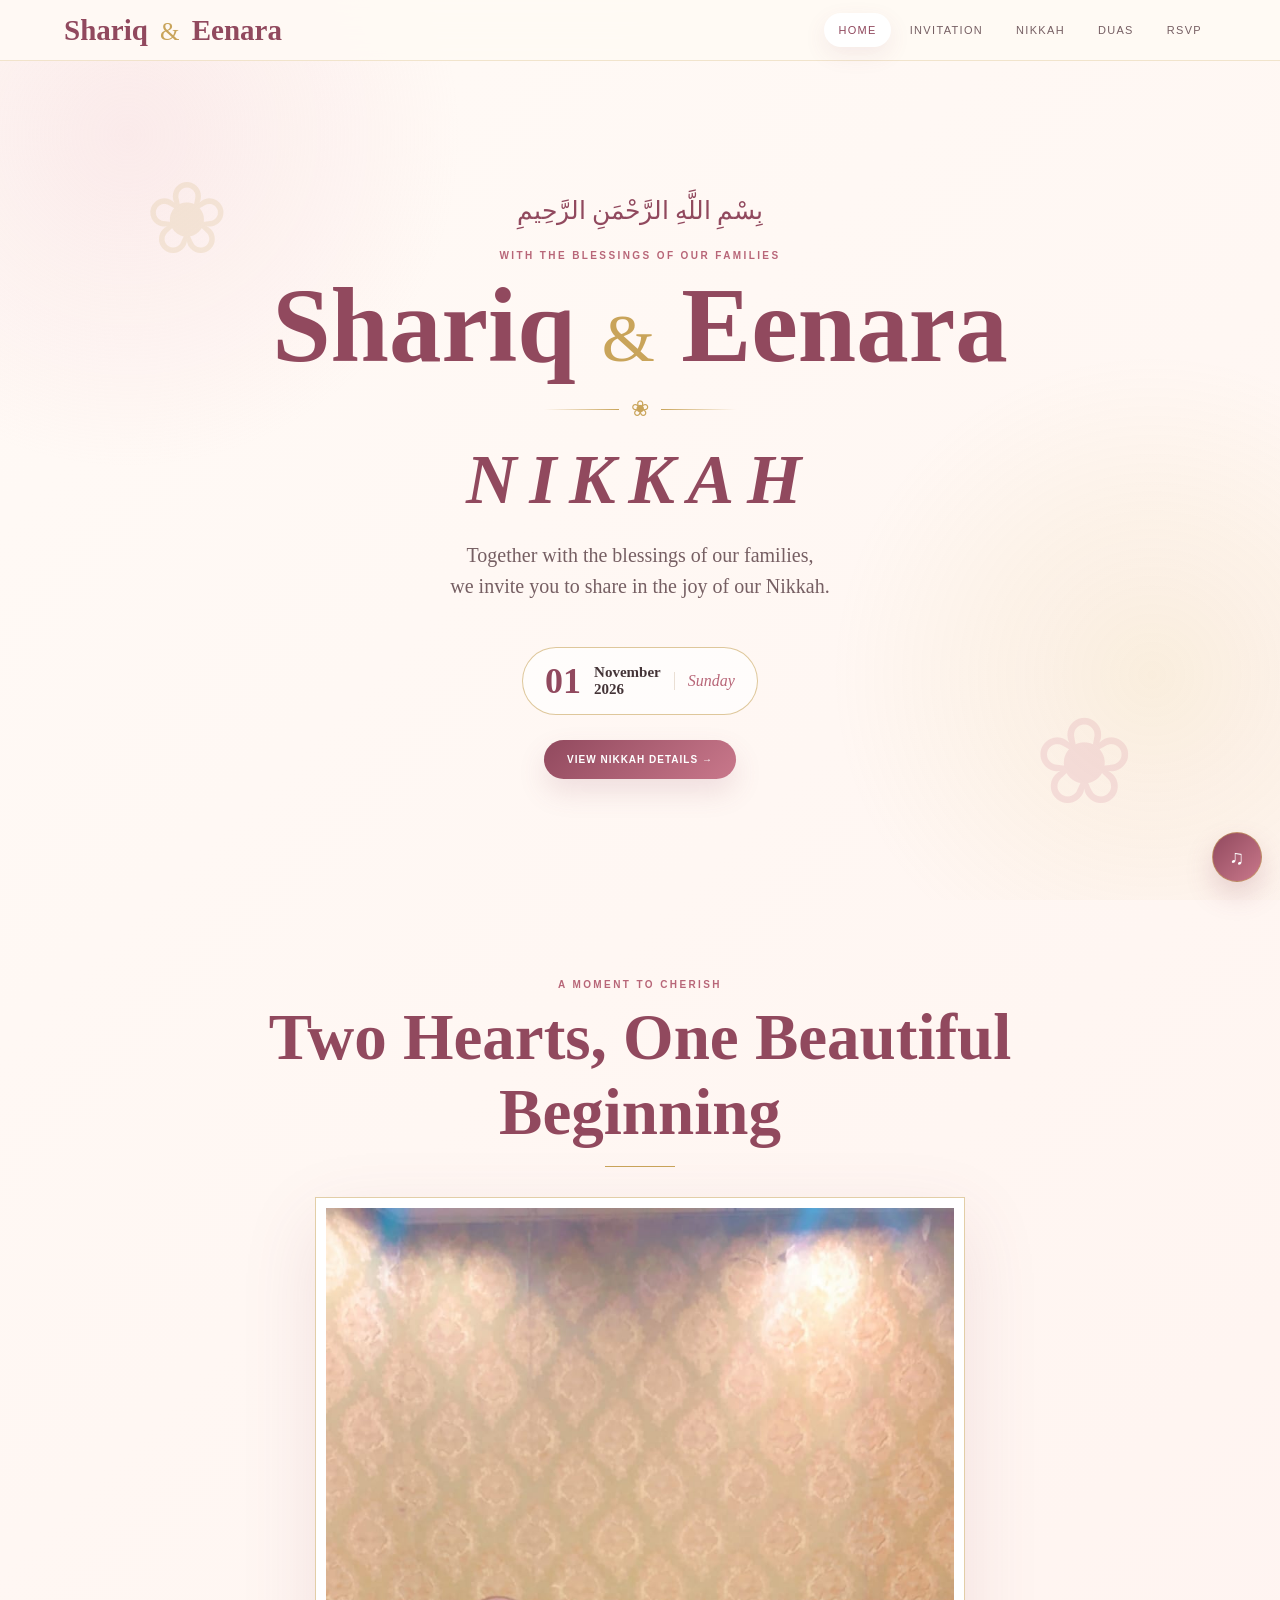
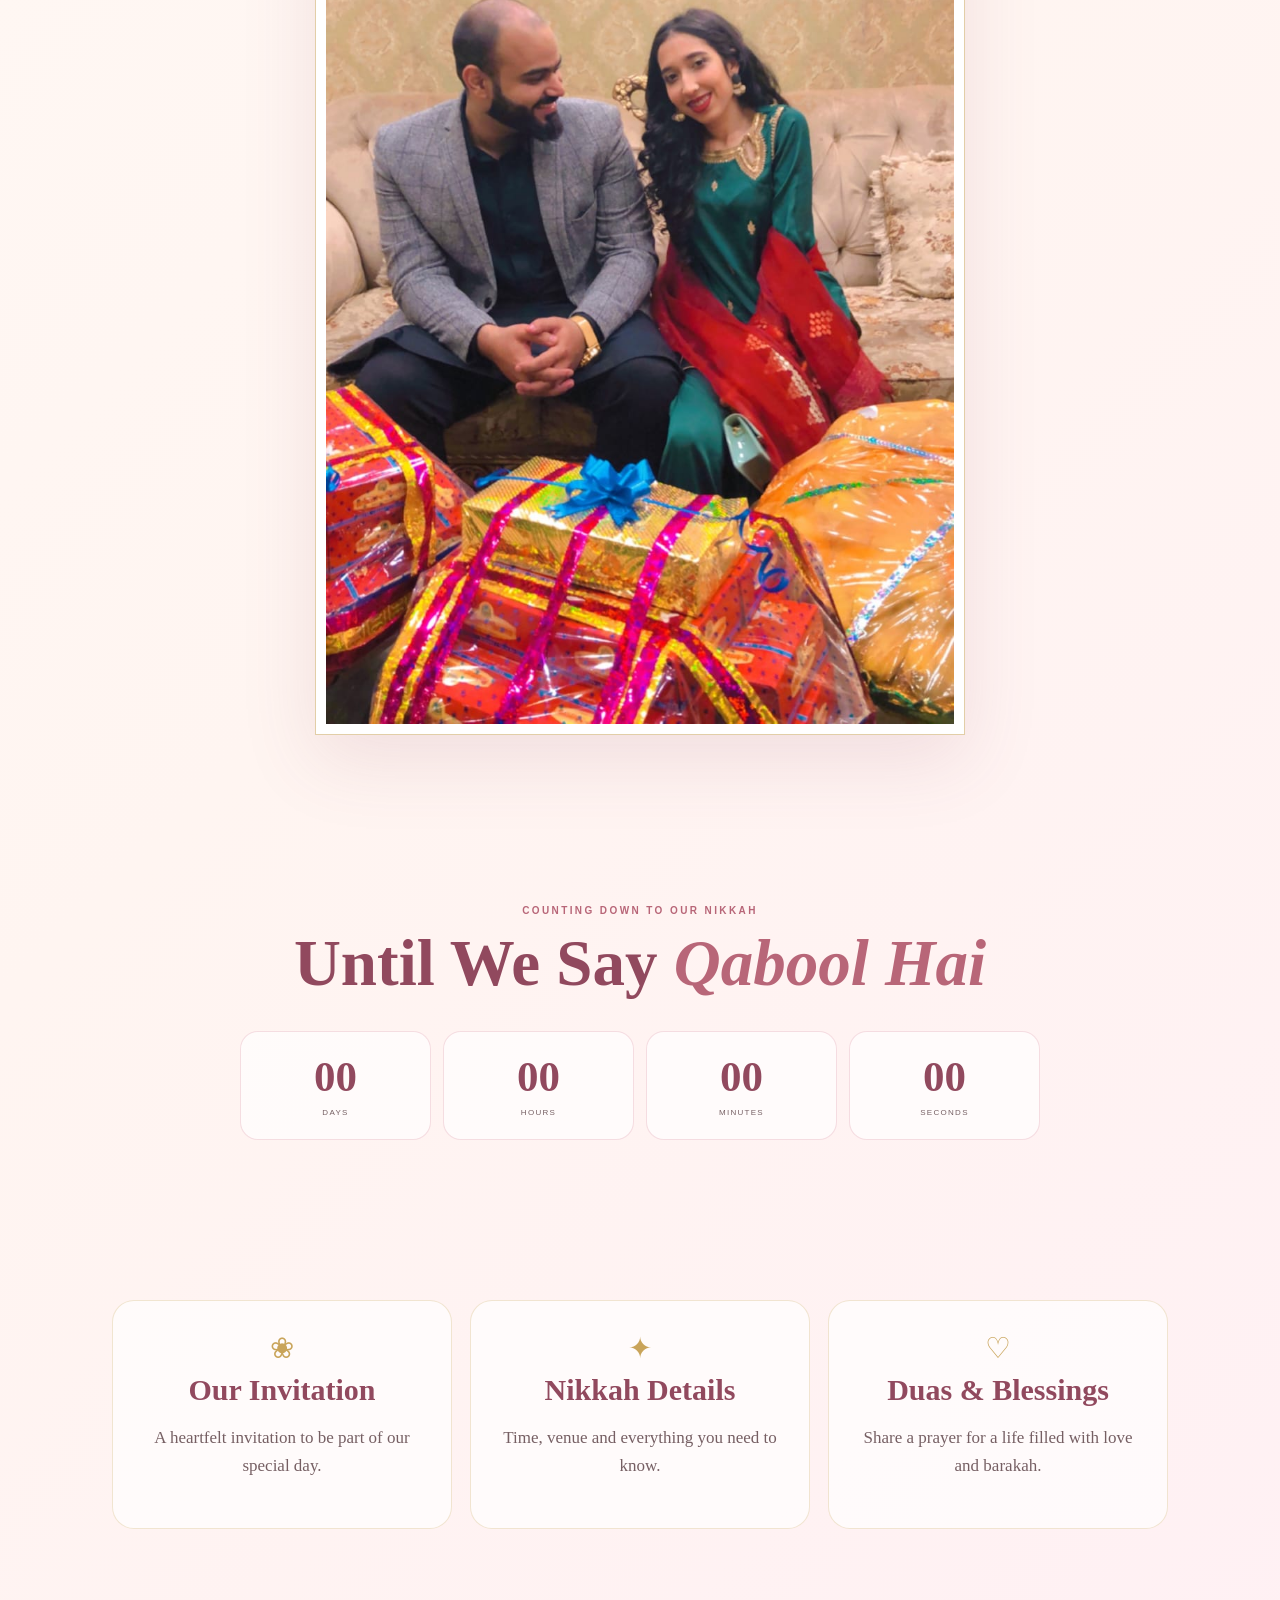
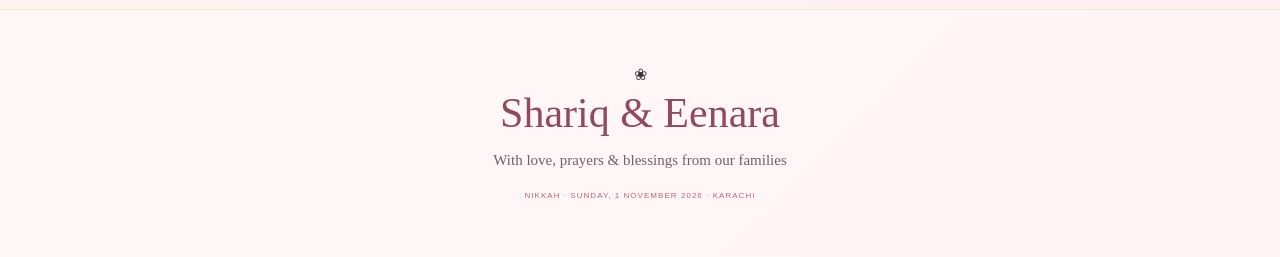
<file: index.html>
<!doctype html><html lang="en"><head><meta charset="utf-8"><meta name="viewport" content="width=device-width,initial-scale=1"><title>Nikkah | Shariq & Eenara</title><link rel='preconnect' href='https://fonts.googleapis.com'><link rel='preconnect' href='https://fonts.gstatic.com' crossorigin><link href='https://fonts.googleapis.com/css2?family=Cormorant+Garamond:ital,wght@0,400;0,500;0,600;0,700;1,500;1,600;1,700&family=Great+Vibes&family=Montserrat:wght@400;500;600;700&family=Noto+Naskh+Arabic:wght@400;600&display=swap'><link rel="stylesheet" href="styles.css"></head><body><header class="topbar"><a class="brand" href="index.html">Shariq <i>&</i> Eenara</a><button class="menu-toggle" aria-label="Open menu" aria-expanded="false" aria-controls="mainNav"><span></span><span></span><span></span><b>Menu</b></button><nav id="mainNav" class="main-nav"><a class="active" href="index.html">Home</a><a class="" href="story.html">Invitation</a><a class="" href="event.html">Nikkah</a><a class="" href="duas.html">Duas</a><a class="" href="rsvp.html">RSVP</a></nav></header><main><section class="hero"><div><p class="bismillah">بِسْمِ اللَّهِ الرَّحْمَنِ الرَّحِيمِ</p><p class="eyebrow">WITH THE BLESSINGS OF OUR FAMILIES</p><h1><span class="name">Shariq</span> <span class="amp">&</span> <span class="name">Eenara</span></h1><div class="ornament"><span></span>❀<span></span></div><h2 class="event-title">NIKKAH</h2><p class="hero-copy">Together with the blessings of our families,<br>we invite you to share in the joy of our Nikkah.</p><div class="date-card"><strong>01</strong><span>November<br>2026</span><em>Sunday</em></div><br><a class="btn" href="event.html">VIEW NIKKAH DETAILS →</a></div></section><section class="reveal"><div class="heading"><p class="eyebrow">A MOMENT TO CHERISH</p><h2>Two Hearts, One Beautiful Beginning</h2><div class="gold-line"></div></div><div class="photo"><img src="assets/couple.jpg" alt="Shariq and Eenara together"></div></section><section class="reveal"><div class="heading"><p class="eyebrow">COUNTING DOWN TO OUR NIKKAH</p><h2>Until We Say <i>Qabool Hai</i></h2></div><div class="countdown" data-countdown="2026-11-01T13:00:00+05:00"><div><strong data-unit="days">00</strong><span>Days</span></div><div><strong data-unit="hours">00</strong><span>Hours</span></div><div><strong data-unit="minutes">00</strong><span>Minutes</span></div><div><strong data-unit="seconds">00</strong><span>Seconds</span></div></div></section><section class="cards"><a class="card" href="story.html"><span>❀</span><h3>Our Invitation</h3><p>A heartfelt invitation to be part of our special day.</p></a><a class="card" href="event.html"><span>✦</span><h3>Nikkah Details</h3><p>Time, venue and everything you need to know.</p></a><a class="card" href="duas.html"><span>♡</span><h3>Duas & Blessings</h3><p>Share a prayer for a life filled with love and barakah.</p></a></section></main><footer><div>❀</div><p class="script">Shariq & Eenara</p><p>With love, prayers & blessings from our families</p><small>Nikkah · Sunday, 1 November 2026 · Karachi</small></footer><button id="musicToggle" class="music-fab" type="button" aria-label="Play our song" title="Play our song">&#9835;</button><div id="yt-player"></div><script src="script.js"></script></body></html>
</file>
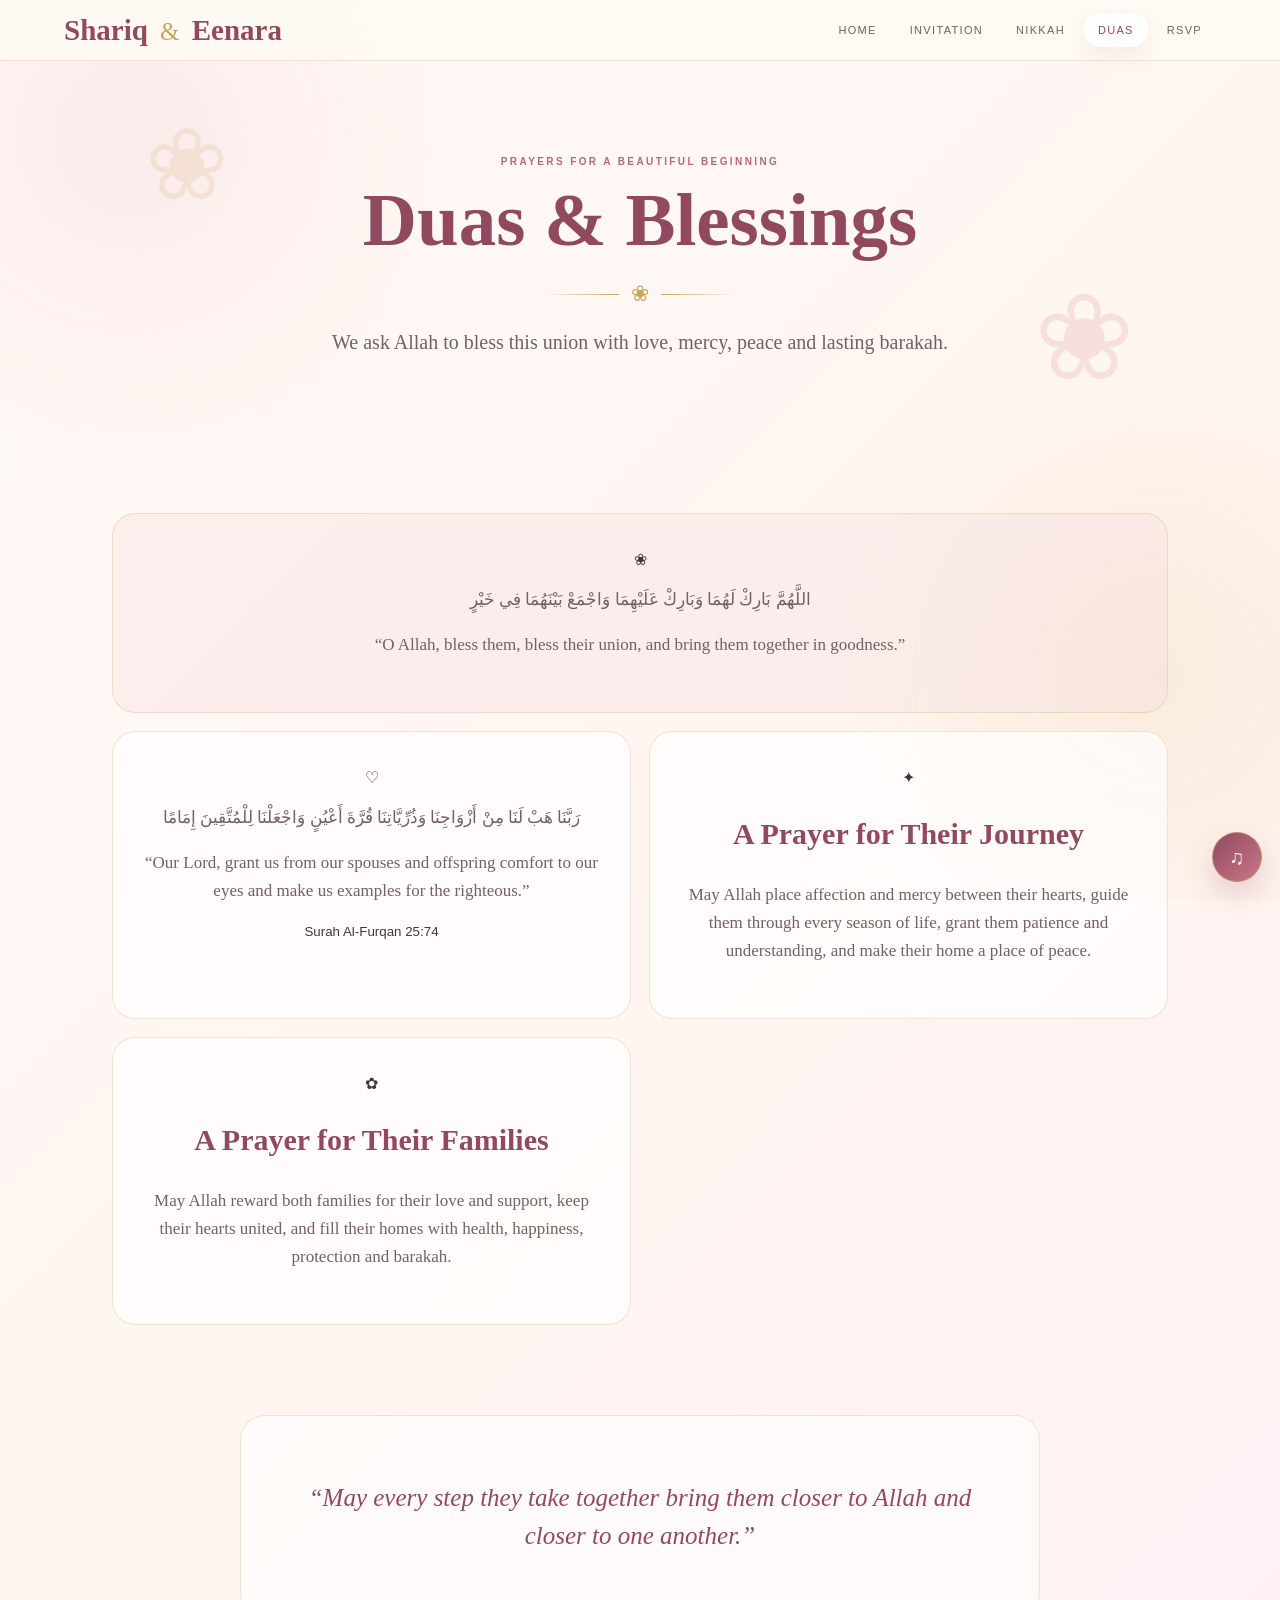
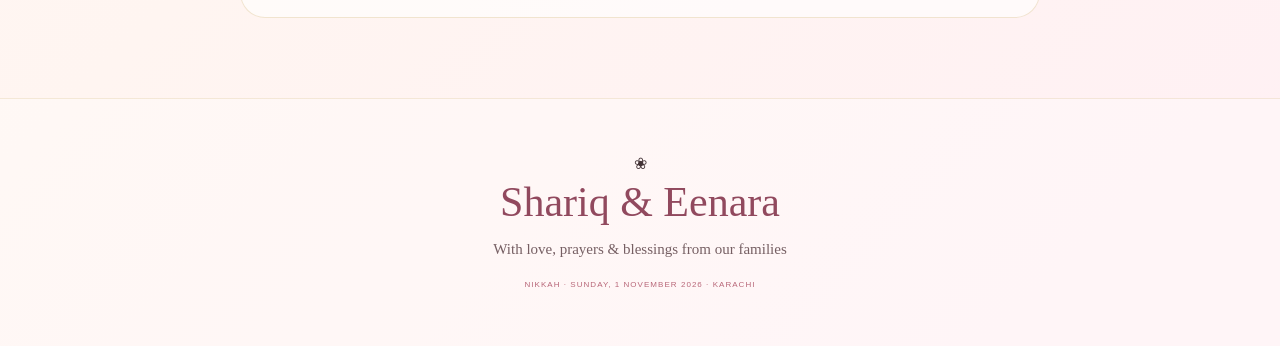
<file: duas.html>
<!doctype html><html lang="en"><head><meta charset="utf-8"><meta name="viewport" content="width=device-width,initial-scale=1"><title>Duas | Shariq & Eenara</title><link rel='preconnect' href='https://fonts.googleapis.com'><link rel='preconnect' href='https://fonts.gstatic.com' crossorigin><link href='https://fonts.googleapis.com/css2?family=Cormorant+Garamond:ital,wght@0,400;0,500;0,600;0,700;1,500;1,600;1,700&family=Great+Vibes&family=Montserrat:wght@400;500;600;700&family=Noto+Naskh+Arabic:wght@400;600&display=swap'><link rel="stylesheet" href="styles.css"></head><body><header class="topbar"><a class="brand" href="index.html">Shariq <i>&</i> Eenara</a><button class="menu-toggle" aria-label="Open menu" aria-expanded="false" aria-controls="mainNav"><span></span><span></span><span></span><b>Menu</b></button><nav id="mainNav" class="main-nav"><a class="" href="index.html">Home</a><a class="" href="story.html">Invitation</a><a class="" href="event.html">Nikkah</a><a class="active" href="duas.html">Duas</a><a class="" href="rsvp.html">RSVP</a></nav></header><main><section class="page-hero"><p class="eyebrow">PRAYERS FOR A BEAUTIFUL BEGINNING</p><h1>Duas & Blessings</h1><div class="ornament"><span></span>❀<span></span></div><p>We ask Allah to bless this union with love, mercy, peace and lasting barakah.</p></section><section class="duas reveal"><article class="dua feature"><div>❀</div><p class="arabic">اللَّهُمَّ بَارِكْ لَهُمَا وَبَارِكْ عَلَيْهِمَا وَاجْمَعْ بَيْنَهُمَا فِي خَيْرٍ</p><p class="meaning">“O Allah, bless them, bless their union, and bring them together in goodness.”</p></article><article class="dua"><div>♡</div><p class="arabic">رَبَّنَا هَبْ لَنَا مِنْ أَزْوَاجِنَا وَذُرِّيَّاتِنَا قُرَّةَ أَعْيُنٍ وَاجْعَلْنَا لِلْمُتَّقِينَ إِمَامًا</p><p class="meaning">“Our Lord, grant us from our spouses and offspring comfort to our eyes and make us examples for the righteous.”</p><small>Surah Al-Furqan 25:74</small></article><article class="dua"><div>✦</div><h3>A Prayer for Their Journey</h3><p>May Allah place affection and mercy between their hearts, guide them through every season of life, grant them patience and understanding, and make their home a place of peace.</p></article><article class="dua"><div>✿</div><h3>A Prayer for Their Families</h3><p>May Allah reward both families for their love and support, keep their hearts united, and fill their homes with health, happiness, protection and barakah.</p></article></section><div class="quote"><p>“May every step they take together bring them closer to Allah and closer to one another.”</p></div></main><footer><div>❀</div><p class="script">Shariq & Eenara</p><p>With love, prayers & blessings from our families</p><small>Nikkah · Sunday, 1 November 2026 · Karachi</small></footer><button id="musicToggle" class="music-fab" type="button" aria-label="Play our song" title="Play our song">&#9835;</button><div id="yt-player"></div><script src="script.js"></script></body></html>
</file>
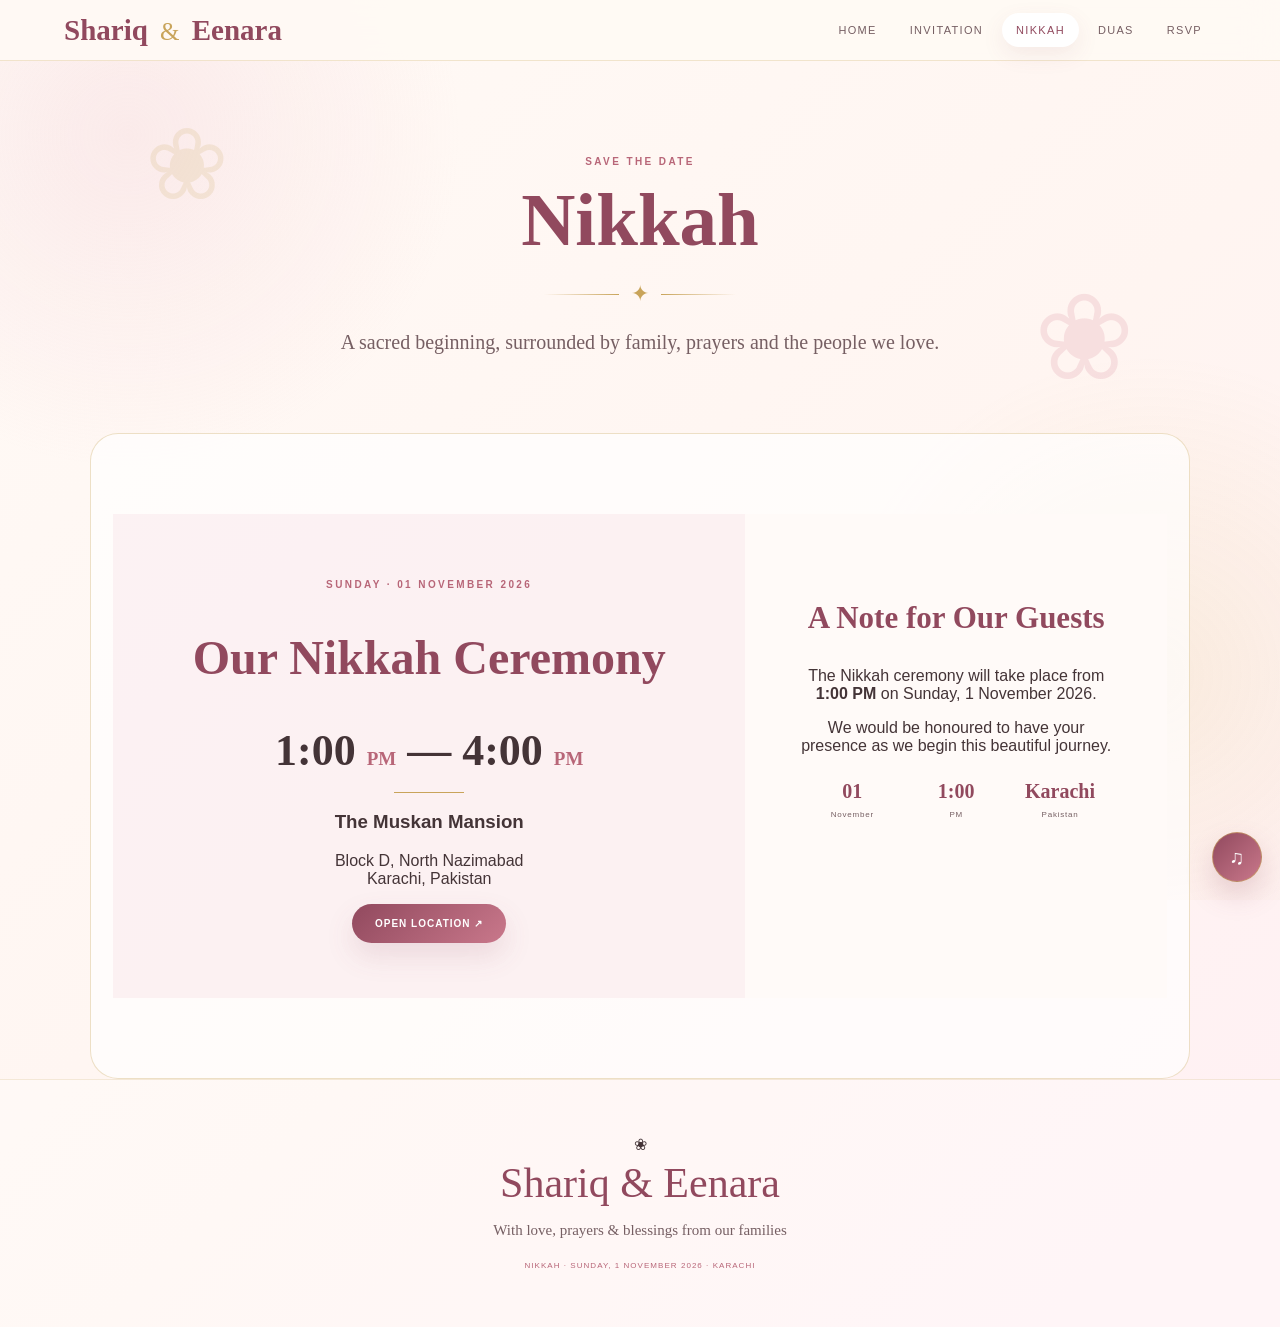
<file: event.html>
<!doctype html><html lang="en"><head><meta charset="utf-8"><meta name="viewport" content="width=device-width,initial-scale=1"><title>Nikkah | Shariq & Eenara</title><link rel='preconnect' href='https://fonts.googleapis.com'><link rel='preconnect' href='https://fonts.gstatic.com' crossorigin><link href='https://fonts.googleapis.com/css2?family=Cormorant+Garamond:ital,wght@0,400;0,500;0,600;0,700;1,500;1,600;1,700&family=Great+Vibes&family=Montserrat:wght@400;500;600;700&family=Noto+Naskh+Arabic:wght@400;600&display=swap'><link rel="stylesheet" href="styles.css"></head><body><header class="topbar"><a class="brand" href="index.html">Shariq <i>&</i> Eenara</a><button class="menu-toggle" aria-label="Open menu" aria-expanded="false" aria-controls="mainNav"><span></span><span></span><span></span><b>Menu</b></button><nav id="mainNav" class="main-nav"><a class="" href="index.html">Home</a><a class="" href="story.html">Invitation</a><a class="active" href="event.html">Nikkah</a><a class="" href="duas.html">Duas</a><a class="" href="rsvp.html">RSVP</a></nav></header><main><section class="page-hero"><p class="eyebrow">SAVE THE DATE</p><h1>Nikkah</h1><div class="ornament"><span></span>✦<span></span></div><p>A sacred beginning, surrounded by family, prayers and the people we love.</p></section><section class="event-box reveal"><div class="event-main"><p class="eyebrow">SUNDAY · 01 NOVEMBER 2026</p><h2>Our Nikkah Ceremony</h2><div class="big-time">1:00 <span>PM</span> — 4:00 <span>PM</span></div><div class="gold-line"></div><h3>The Muskan Mansion</h3><p>Block D, North Nazimabad<br>Karachi, Pakistan</p><a class="btn" target="_blank" href="https://www.google.com/maps/search/?api=1&query=The+Muskan+Mansion+Block+D+North+Nazimabad+Karachi">OPEN LOCATION ↗</a></div><div class="event-side"><h3>A Note for Our Guests</h3><p>The Nikkah ceremony will take place from <b>1:00 PM</b> on Sunday, 1 November 2026.</p><p>We would be honoured to have your presence as we begin this beautiful journey.</p><div class="facts"><div><b>01</b><span>November</span></div><div><b>1:00</b><span>PM</span></div><div><b>Karachi</b><span>Pakistan</span></div></div></div></section></main><footer><div>❀</div><p class="script">Shariq & Eenara</p><p>With love, prayers & blessings from our families</p><small>Nikkah · Sunday, 1 November 2026 · Karachi</small></footer><button id="musicToggle" class="music-fab" type="button" aria-label="Play our song" title="Play our song">&#9835;</button><div id="yt-player"></div><script src="script.js"></script></body></html>
</file>
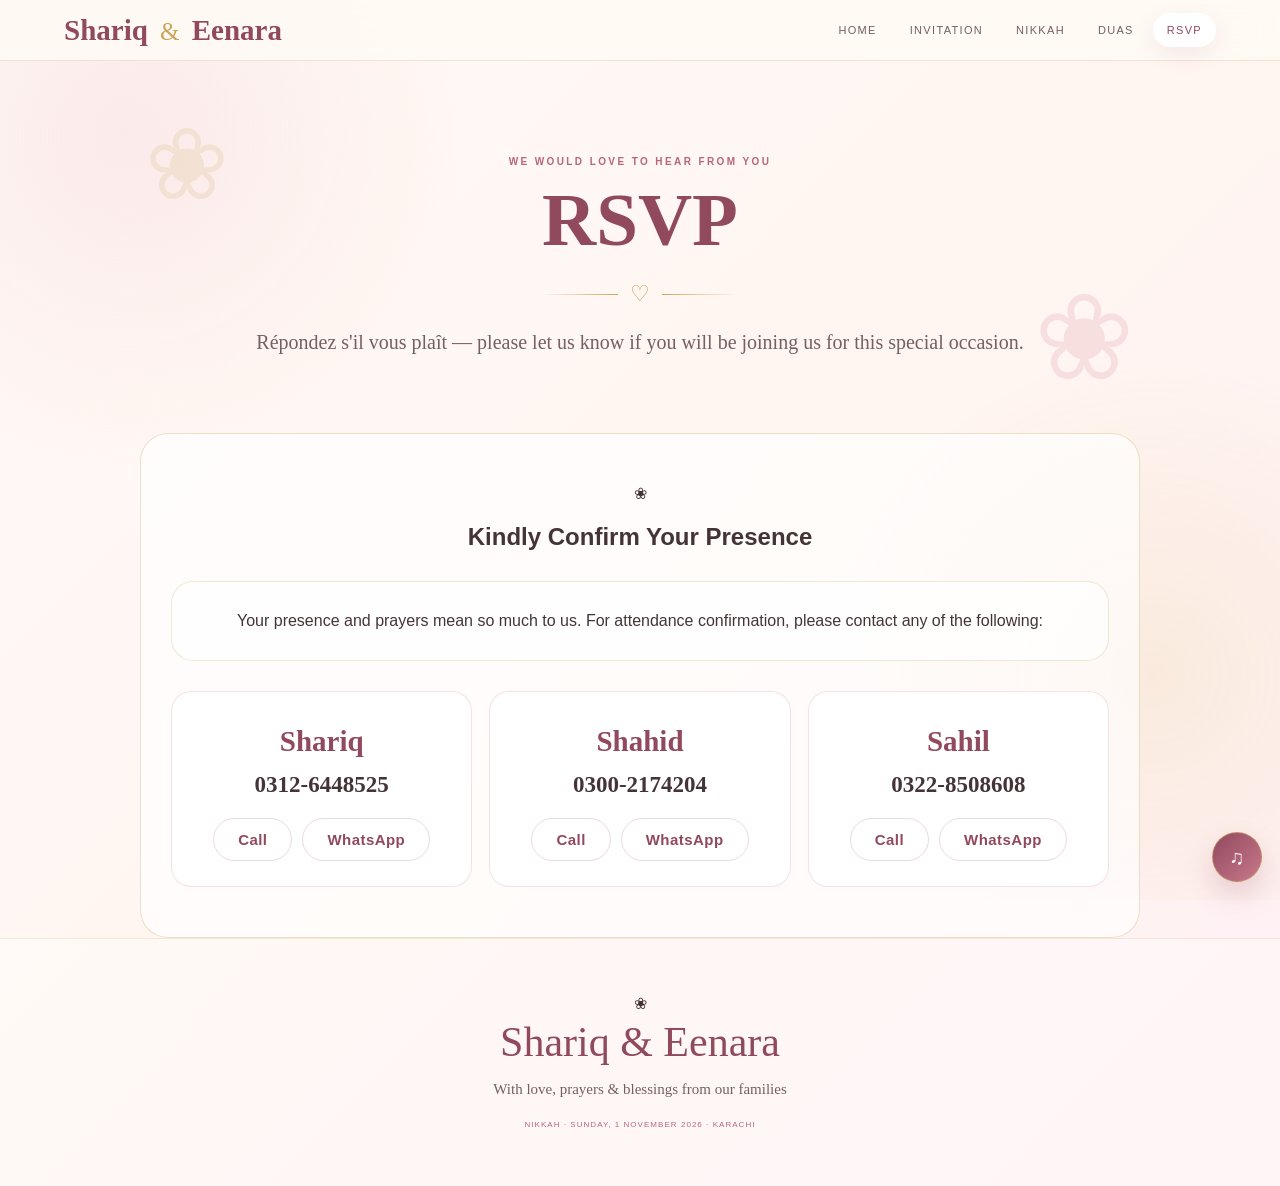
<file: rsvp.html>
<!doctype html><html lang="en"><head><meta charset="utf-8"><meta name="viewport" content="width=device-width,initial-scale=1"><title>RSVP | Shariq & Eenara</title><link rel='preconnect' href='https://fonts.googleapis.com'><link rel='preconnect' href='https://fonts.gstatic.com' crossorigin><link href='https://fonts.googleapis.com/css2?family=Cormorant+Garamond:ital,wght@0,400;0,500;0,600;0,700;1,500;1,600;1,700&family=Great+Vibes&family=Montserrat:wght@400;500;600;700&family=Noto+Naskh+Arabic:wght@400;600&display=swap'><link rel="stylesheet" href="styles.css"></head><body><header class="topbar"><a class="brand" href="index.html">Shariq <i>&</i> Eenara</a><button class="menu-toggle" aria-label="Open menu" aria-expanded="false" aria-controls="mainNav"><span></span><span></span><span></span><b>Menu</b></button><nav id="mainNav" class="main-nav"><a class="" href="index.html">Home</a><a class="" href="story.html">Invitation</a><a class="" href="event.html">Nikkah</a><a class="" href="duas.html">Duas</a><a class="active" href="rsvp.html">RSVP</a></nav></header><main><section class="page-hero"><p class="eyebrow">WE WOULD LOVE TO HEAR FROM YOU</p><h1>RSVP</h1><div class="ornament"><span></span>♡<span></span></div><p>Répondez s'il vous plaît — please let us know if you will be joining us for this special occasion.</p></section><section class="rsvp reveal"><div>❀</div><h2 class="heading"><span>Kindly Confirm Your Presence</span></h2><p class="card p">Your presence and prayers mean so much to us. For attendance confirmation, please contact any of the following:</p><div class="contacts"><article class="contact"><h3>Shariq</h3><p>0312-6448525</p><a href="tel:+923126448525">Call</a><a target="_blank" href="https://wa.me/923126448525?text=Assalam%20o%20Alaikum%2C%20I%27d%20like%20to%20RSVP%20for%20Shariq%20%26%20Eenara%27s%20Nikkah.">WhatsApp</a></article><article class="contact"><h3>Shahid</h3><p>0300-2174204</p><a href="tel:+923002174204">Call</a><a target="_blank" href="https://wa.me/923002174204?text=Assalam%20o%20Alaikum%2C%20I%27d%20like%20to%20RSVP%20for%20Shariq%20%26%20Eenara%27s%20Nikkah.">WhatsApp</a></article><article class="contact"><h3>Sahil</h3><p>0322-8508608</p><a href="tel:+923228508608">Call</a><a target="_blank" href="https://wa.me/923228508608?text=Assalam%20o%20Alaikum%2C%20I%27d%20like%20to%20RSVP%20for%20Shariq%20%26%20Eenara%27s%20Nikkah.">WhatsApp</a></article></div></section></main><footer><div>❀</div><p class="script">Shariq & Eenara</p><p>With love, prayers & blessings from our families</p><small>Nikkah · Sunday, 1 November 2026 · Karachi</small></footer><button id="musicToggle" class="music-fab" type="button" aria-label="Play our song" title="Play our song">&#9835;</button><div id="yt-player"></div><script src="script.js"></script></body></html>
</file>
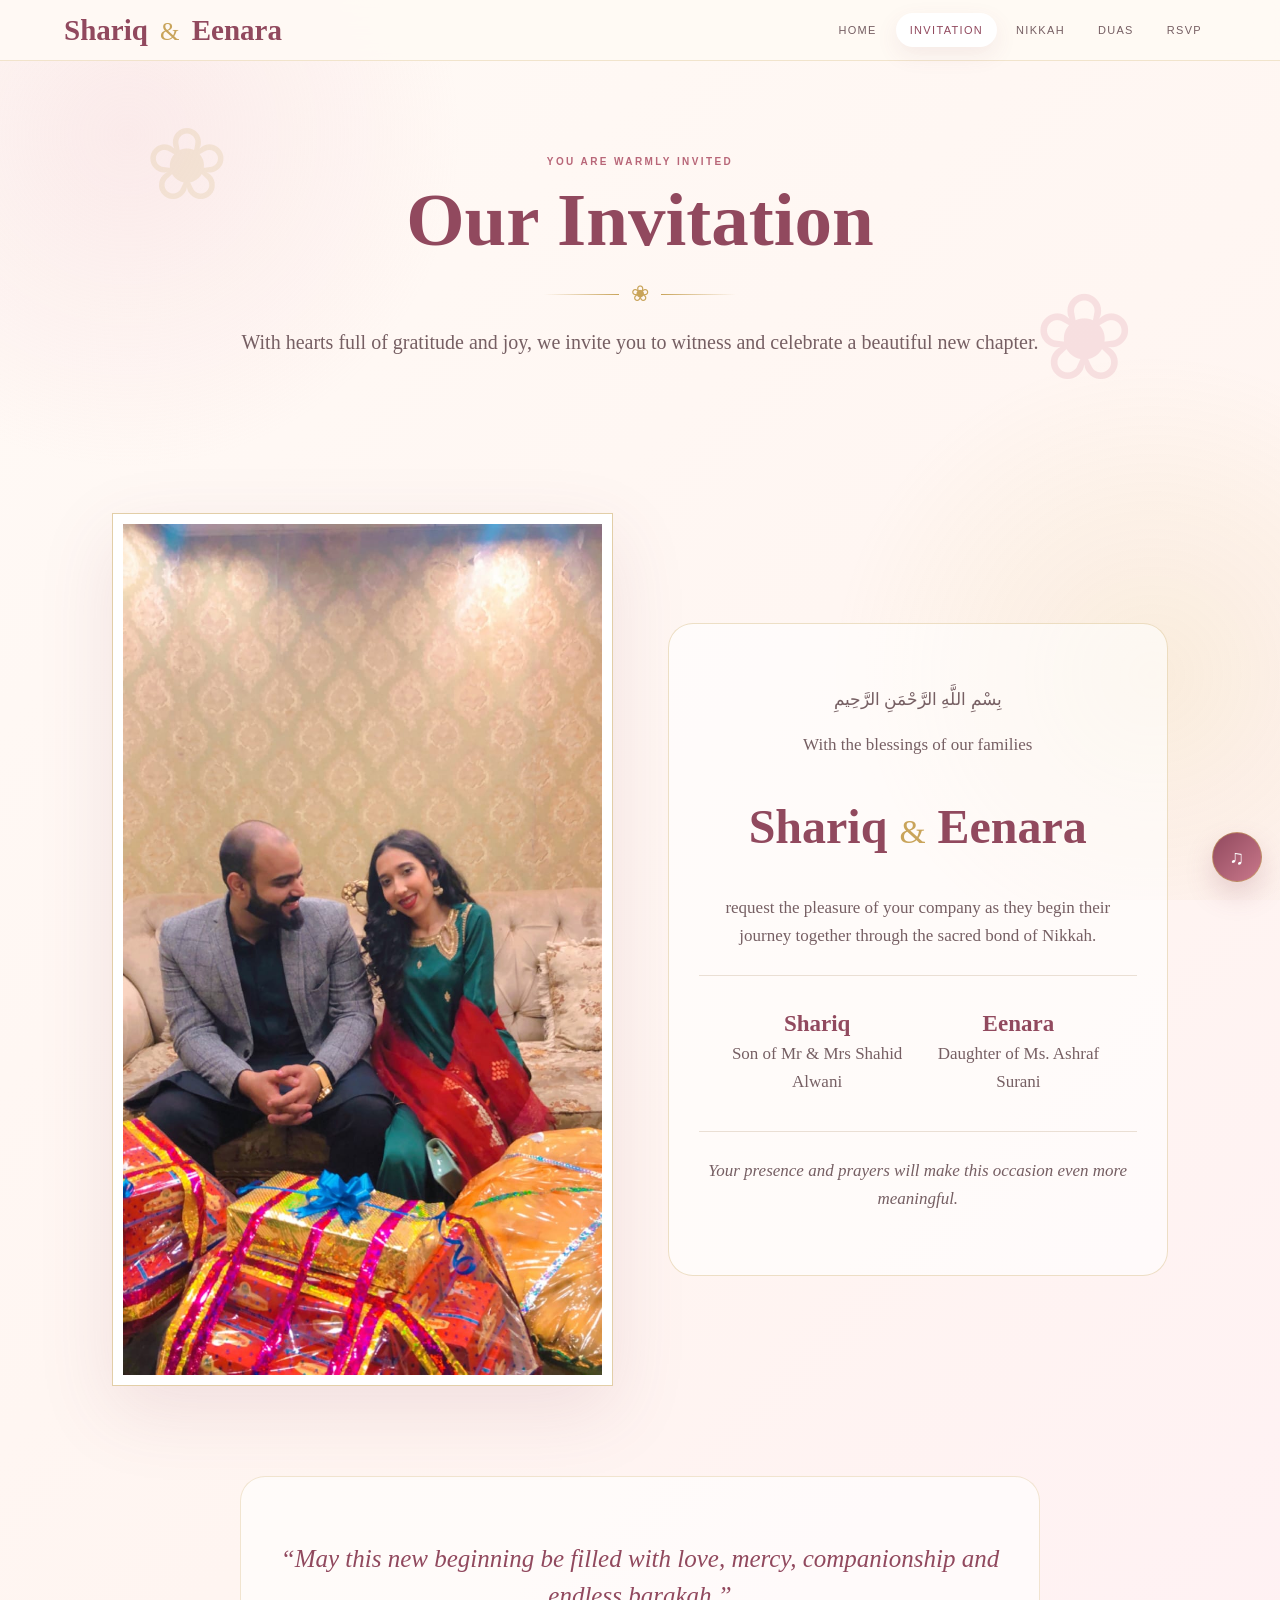
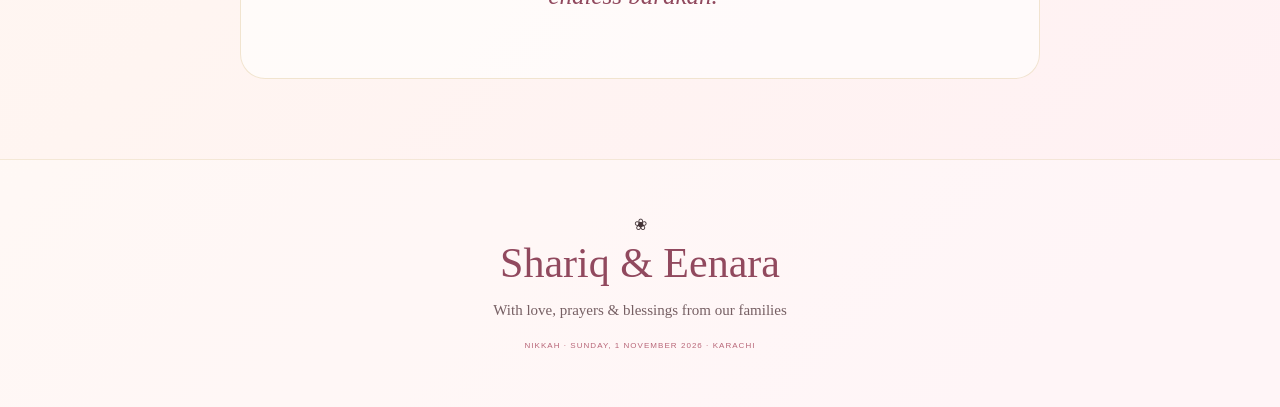
<file: story.html>
<!doctype html><html lang="en"><head><meta charset="utf-8"><meta name="viewport" content="width=device-width,initial-scale=1"><title>Invitation | Shariq & Eenara</title><link rel='preconnect' href='https://fonts.googleapis.com'><link rel='preconnect' href='https://fonts.gstatic.com' crossorigin><link href='https://fonts.googleapis.com/css2?family=Cormorant+Garamond:ital,wght@0,400;0,500;0,600;0,700;1,500;1,600;1,700&family=Great+Vibes&family=Montserrat:wght@400;500;600;700&family=Noto+Naskh+Arabic:wght@400;600&display=swap'><link rel="stylesheet" href="styles.css"></head><body><header class="topbar"><a class="brand" href="index.html">Shariq <i>&</i> Eenara</a><button class="menu-toggle" aria-label="Open menu" aria-expanded="false" aria-controls="mainNav"><span></span><span></span><span></span><b>Menu</b></button><nav id="mainNav" class="main-nav"><a class="" href="index.html">Home</a><a class="active" href="story.html">Invitation</a><a class="" href="event.html">Nikkah</a><a class="" href="duas.html">Duas</a><a class="" href="rsvp.html">RSVP</a></nav></header><main><section class="page-hero"><p class="eyebrow">YOU ARE WARMLY INVITED</p><h1>Our Invitation</h1><div class="ornament"><span></span>❀<span></span></div><p>With hearts full of gratitude and joy, we invite you to witness and celebrate a beautiful new chapter.</p></section><section class="grid2 reveal"><div class="photo"><img src="assets/couple.jpg" alt="Shariq and Eenara together"></div><div class="letter"><p class="bismillah">بِسْمِ اللَّهِ الرَّحْمَنِ الرَّحِيمِ</p><p>With the blessings of our families</p><h2>Shariq <span>&</span> Eenara</h2><p>request the pleasure of your company as they begin their journey together through the sacred bond of Nikkah.</p><div class="families"><p><b>Shariq</b><br>Son of Mr & Mrs Shahid Alwani</p><p><b>Eenara</b><br>Daughter of Ms. Ashraf Surani</p></div><p><i>Your presence and prayers will make this occasion even more meaningful.</i></p></div></section><div class="quote"><p>“May this new beginning be filled with love, mercy, companionship and endless barakah.”</p></div></main><footer><div>❀</div><p class="script">Shariq & Eenara</p><p>With love, prayers & blessings from our families</p><small>Nikkah · Sunday, 1 November 2026 · Karachi</small></footer><button id="musicToggle" class="music-fab" type="button" aria-label="Play our song" title="Play our song">&#9835;</button><div id="yt-player"></div><script src="script.js"></script></body></html>
</file>
<file: styles.css>
*{box-sizing:border-box}html{scroll-behavior:smooth}body{margin:0;background:linear-gradient(135deg,#fffaf6,#fff5f1 55%,#fff0f4);color:#443437;font-family:Montserrat,Arial,sans-serif}body:before{content:"";position:fixed;inset:0;pointer-events:none;z-index:-1;background:radial-gradient(circle at 10% 15%,#f2cdd455,transparent 24%),radial-gradient(circle at 90% 75%,#d7b65a22,transparent 24%)}a{color:inherit}.topbar{position:sticky;top:0;z-index:20;display:flex;align-items:center;justify-content:space-between;padding:13px 5%;background:#fffaf5e8;backdrop-filter:blur(16px);border-bottom:1px solid #c9a45a44}.brand{font:700 29px 'Cormorant Garamond',serif;color:#91495e;text-decoration:none}.brand i{font:400 25px 'Great Vibes';color:#c9a45a;margin:0 5px}.main-nav{display:flex;gap:5px}.main-nav a{font-size:11px;letter-spacing:.12em;text-transform:uppercase;text-decoration:none;padding:11px 14px;border-radius:25px;color:#765f63;transition:.3s}.main-nav a:hover,.main-nav a.active{background:#fff;color:#91495e;box-shadow:0 8px 22px #91495e18}.menu-toggle{display:none;border:1px solid #91495e33;background:#fff;color:#91495e;border-radius:22px;padding:9px 12px;gap:5px;align-items:center}.menu-toggle span{width:16px;height:1.5px;background:#91495e;display:block}.menu-toggle b{font-size:10px;margin-left:3px}.hero{min-height:calc(100vh - 72px);display:grid;place-items:center;text-align:center;padding:70px 20px;position:relative;overflow:hidden}.hero:after,.page-hero:after{content:'❀';position:absolute;color:#d8899933;font-size:120px;right:5%;bottom:7%;animation:sway 5s ease-in-out infinite}.hero:before,.page-hero:before{content:'❀';position:absolute;color:#c9a45a2b;font-size:100px;left:5%;top:12%;animation:sway 6s ease-in-out infinite reverse}.bismillah{font:400 25px 'Noto Naskh Arabic';color:#91495e}.eyebrow{font-size:10px;letter-spacing:.24em;color:#b86678;font-weight:700}.hero h1{font:600 clamp(58px,10vw,105px)/.9 'Cormorant Garamond';color:#91495e;margin:18px 0}.hero h1 .amp{font:400 .65em 'Great Vibes';color:#c9a45a}.event-title{font:italic 800 clamp(42px,6vw,70px) 'Cormorant Garamond';letter-spacing:.18em;color:#91495e;margin:5px}.ornament{color:#c9a45a;font-size:22px;display:flex;align-items:center;justify-content:center;gap:12px;margin:18px}.ornament span{width:75px;height:1px;background:linear-gradient(90deg,transparent,#c9a45a)}.ornament span:last-child{background:linear-gradient(90deg,#c9a45a,transparent)}.hero-copy,.page-hero p:last-child{font:400 20px/1.55 'Cormorant Garamond';color:#765f63}.date-card{display:inline-flex;align-items:center;gap:13px;margin:25px;padding:12px 22px;border:1px solid #c9a45a99;border-radius:40px;background:#ffffffaa}.date-card strong{font:700 36px 'Cormorant Garamond';color:#91495e}.date-card span{font:600 15px 'Cormorant Garamond';text-align:left}.date-card em{border-left:1px solid #eadfd4;padding-left:13px;font:italic 16px 'Cormorant Garamond';color:#b86678}.btn{display:inline-block;text-decoration:none;color:#fff;background:linear-gradient(135deg,#91495e,#c9788b);padding:14px 23px;border-radius:30px;font-size:10px;font-weight:700;letter-spacing:.1em;transition:.35s;box-shadow:0 13px 28px #91495e25}.btn:hover{transform:translateY(-3px)}section{max-width:1100px;margin:auto;padding:80px 22px}.heading{text-align:center;margin-bottom:30px}.heading h2,.page-hero h1{font:600 clamp(40px,6vw,65px) 'Cormorant Garamond';color:#91495e;margin:8px}.heading h2 i{color:#b86678}.gold-line{width:70px;height:1px;background:#c9a45a;margin:16px auto}.photo{max-width:650px;margin:auto;padding:10px;background:#fff;border:1px solid #c9a45a88;box-shadow:0 25px 70px #91495e20}.photo img{display:block;width:100%;height:auto;object-fit:contain}.countdown{display:grid;grid-template-columns:repeat(4,1fr);gap:12px;max-width:800px;margin:auto;text-align:center}.countdown div{padding:20px 8px;border:1px solid #d8899944;border-radius:18px;background:#ffffffaa}.countdown strong{display:block;font:600 43px 'Cormorant Garamond';color:#91495e}.countdown span{font-size:8px;letter-spacing:.16em;text-transform:uppercase;color:#765f63}.cards{display:grid;grid-template-columns:repeat(3,1fr);gap:18px}.card{padding:30px 24px;text-align:center;background:#ffffffaa;border:1px solid #c9a45a44;border-radius:22px;text-decoration:none;transition:.35s}.card:hover{transform:translateY(-7px);box-shadow:0 20px 45px #91495e14}.card>span{font-size:29px;color:#c9a45a}.card h3{font:600 30px 'Cormorant Garamond';color:#91495e;margin:8px}.card p,.letter p,.event p,.dua p{font:400 17px/1.65 'Cormorant Garamond';color:#765f63}.contact p{font:600 23px/1.5 'Cormorant Garamond';color:#443437;margin:10px 0}.page-hero{text-align:center;padding:85px 22px 55px;position:relative;overflow:hidden}.page-hero h1{font-size:75px}.grid2{display:grid;grid-template-columns:1fr 1fr;gap:55px;align-items:center}.letter{text-align:center;padding:45px 30px;border:1px solid #c9a45a55;border-radius:25px;background:#ffffff99}.letter h2{font:600 48px 'Cormorant Garamond';color:#91495e}.letter h2 span{font:400 .7em 'Great Vibes';color:#c9a45a}.families{display:grid;grid-template-columns:1fr 1fr;border-block:1px solid #eadfd4;margin:25px 0;padding:18px}.families b{font:600 23px 'Cormorant Garamond';color:#91495e}.quote{max-width:800px;text-align:center;padding:38px;margin:10px auto 80px;background:#ffffff99;border:1px solid #c9a45a44;border-radius:25px}.quote p{font:italic 25px/1.5 'Cormorant Garamond';color:#91495e}.event-box{display:grid;grid-template-columns:1.2fr .8fr;border:1px solid #c9a45a55;border-radius:28px;overflow:hidden;background:#ffffffaa}.event-main,.event-side{padding:55px;text-align:center}.event-main{background:#f7dce055}.event-main h2{font:600 48px 'Cormorant Garamond';color:#91495e}.big-time{font:600 44px 'Cormorant Garamond';color:#443437}.big-time span{font-size:19px;color:#b86678}.event-side{background:#fffaf8}.event-side h3{font:600 31px 'Cormorant Garamond';color:#91495e}.facts{display:grid;grid-template-columns:repeat(3,1fr);margin-top:25px}.facts b{display:block;font:600 20px 'Cormorant Garamond';color:#91495e}.facts span{font-size:8px;letter-spacing:.1em;color:#765f63}.duas{display:grid;grid-template-columns:1fr 1fr;gap:18px}.dua{padding:36px 28px;text-align:center;border:1px solid #c9a45a44;border-radius:23px;background:#ffffffaa}.dua.feature{grid-column:1/-1;background:#f7dce055}.dua h3{font:600 30px 'Cormorant Garamond';color:#91495e}.arabic{font:600 28px/1.8 'Noto Naskh Arabic';color:#91495e}.meaning{font:italic 19px/1.5 'Cormorant Garamond';color:#765f63}.rsvp{max-width:1000px;margin:auto;text-align:center;padding:50px 30px;border:1px solid #c9a45a55;border-radius:28px;background:#ffffffaa}.contacts{display:grid;grid-template-columns:repeat(3,1fr);gap:17px;margin-top:30px}.contact{padding:25px;background:#fff;border:1px solid #d8899940;border-radius:20px}.contact h3{font:600 29px 'Cormorant Garamond';color:#91495e;margin:8px}.contact a{display:inline-block;text-decoration:none;font-size:15px;font-weight:700;letter-spacing:.03em;border:1px solid #91495e33;border-radius:24px;padding:12px 24px;margin:6px 5px 0;color:#91495e}.contact a:hover{background:#91495e;color:#fff}.music-fab{position:fixed;right:18px;bottom:18px;z-index:40;width:50px;height:50px;border-radius:50%;border:1px solid #c9a45a99;background:linear-gradient(135deg,#91495e,#c9788b);color:#fff;font-size:20px;line-height:1;display:flex;align-items:center;justify-content:center;cursor:pointer;box-shadow:0 13px 28px #91495e35;transition:.3s}.music-fab:hover{transform:translateY(-3px)}.music-fab.playing{animation:spin 3.5s linear infinite}@keyframes spin{to{transform:rotate(360deg)}}#yt-player{position:fixed;width:1px;height:1px;bottom:0;right:0;opacity:0;pointer-events:none;overflow:hidden}footer{text-align:center;padding:55px 20px;border-top:1px solid #c9a45a33;background:#ffffff55}.script{font:400 42px 'Great Vibes';color:#91495e;margin:5px}footer p:not(.script){font:400 15px 'Cormorant Garamond';color:#765f63}footer small{font-size:8px;letter-spacing:.13em;color:#b86678;text-transform:uppercase}.reveal{animation:rise .9s ease both}@keyframes rise{from{opacity:0;transform:translateY(20px)}to{opacity:1;transform:none}}@keyframes sway{50%{transform:rotate(8deg) scale(1.04)}}@media(max-width:850px){.menu-toggle{display:flex}.main-nav{position:absolute;left:12px;right:12px;top:70px;display:grid;padding:9px;background:#fffaf5f7;border:1px solid #c9a45a44;border-radius:18px;opacity:0;visibility:hidden;transform:translateY(-7px);transition:.3s;box-shadow:0 20px 40px #44343718}.main-nav.open{opacity:1;visibility:visible;transform:none}.main-nav a{text-align:center}.grid2,.event-box{grid-template-columns:1fr}.cards{grid-template-columns:1fr 1fr}.duas{grid-template-columns:1fr}.dua.feature{grid-column:auto}.contacts{grid-template-columns:1fr 1fr}.event-main,.event-side{padding:42px 25px}}@media(max-width:560px){.brand{font-size:24px}.hero{padding:60px 17px}.hero h1{font-size:64px;display:flex;flex-direction:column;align-items:center;gap:4px}.hero h1 .amp{margin:2px 0}.event-title{font-size:40px}.countdown{gap:6px}.countdown strong{font-size:31px}.countdown div{padding:16px 4px}.cards,.contacts{grid-template-columns:1fr}.page-hero h1{font-size:58px}.grid2{gap:25px}.families{grid-template-columns:1fr;gap:10px}.event-main h2{font-size:39px}.big-time{font-size:34px}.arabic{font-size:23px}section{padding:60px 16px}.rsvp{padding:40px 17px}.hero:after,.page-hero:after{font-size:75px}.hero:before,.page-hero:before{font-size:65px}}@media(prefers-reduced-motion:reduce){*{animation:none!important;transition:none!important;scroll-behavior:auto!important}}
</file>
